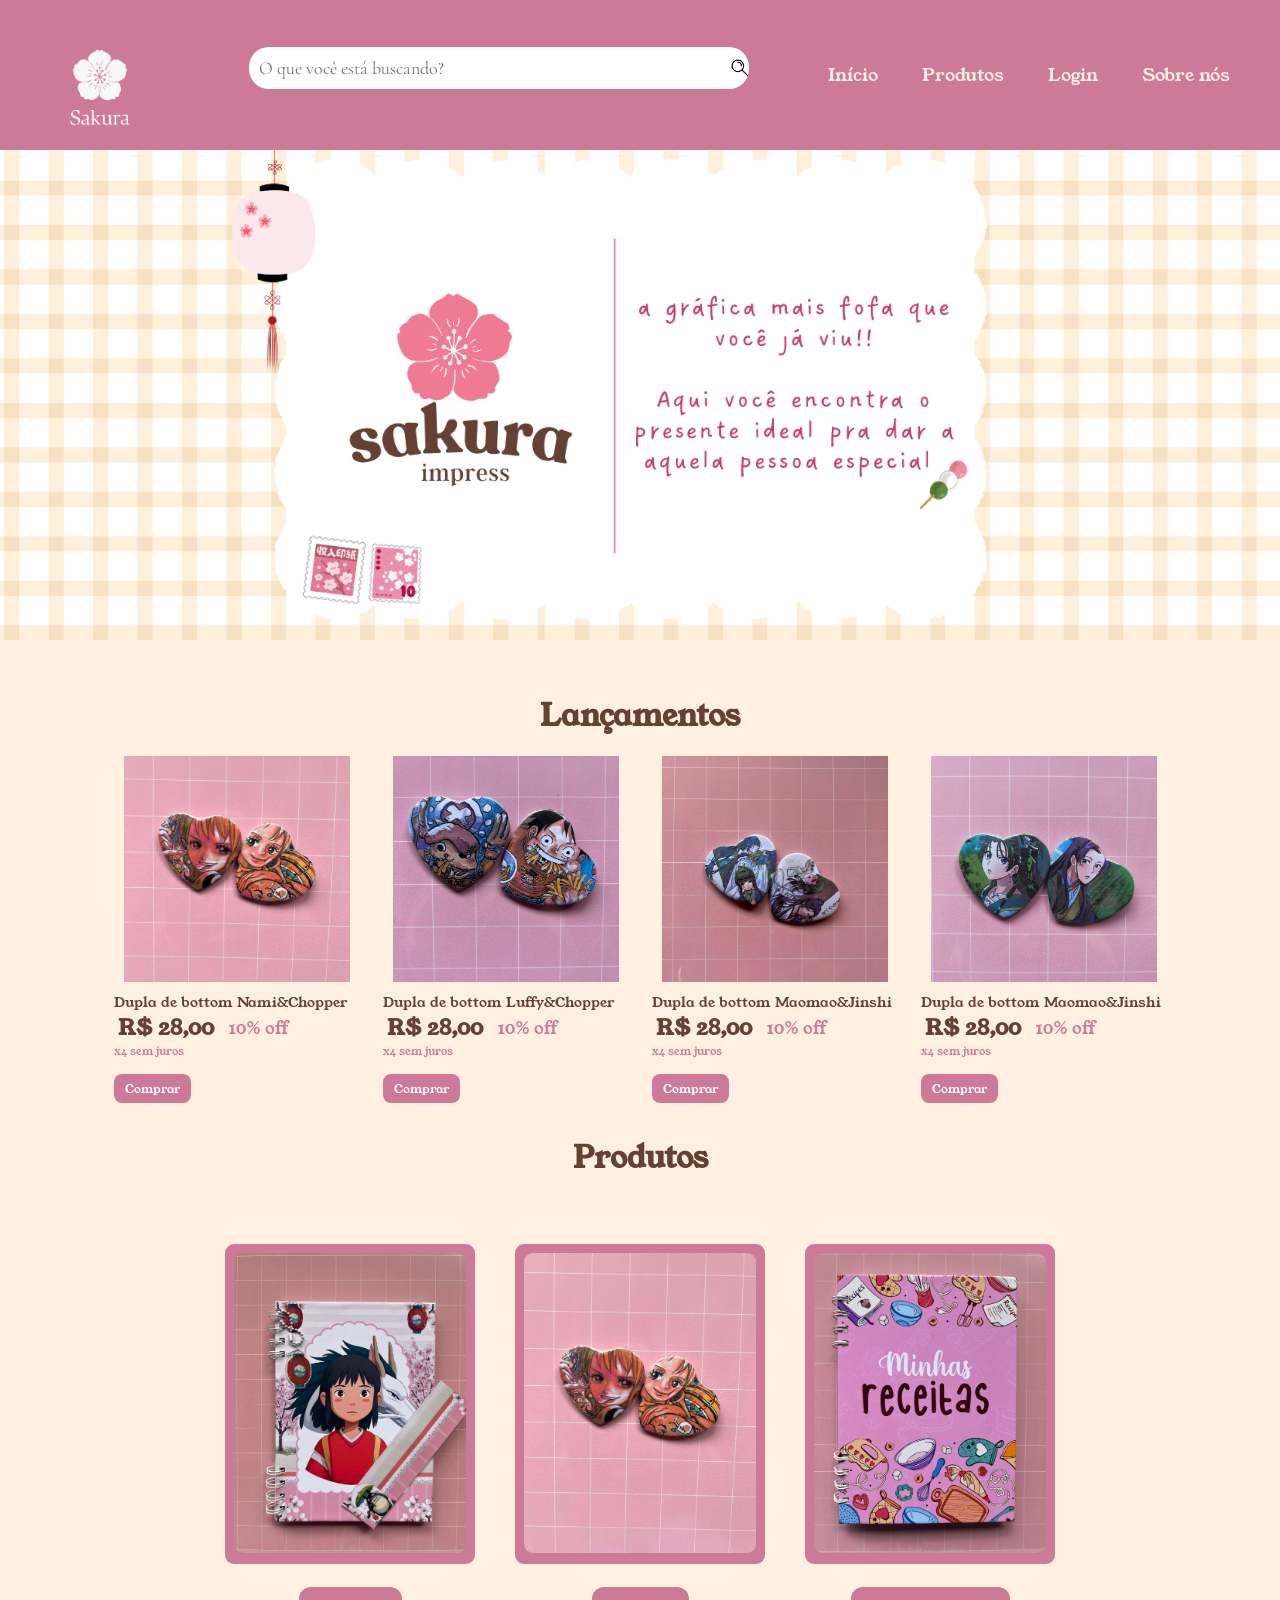
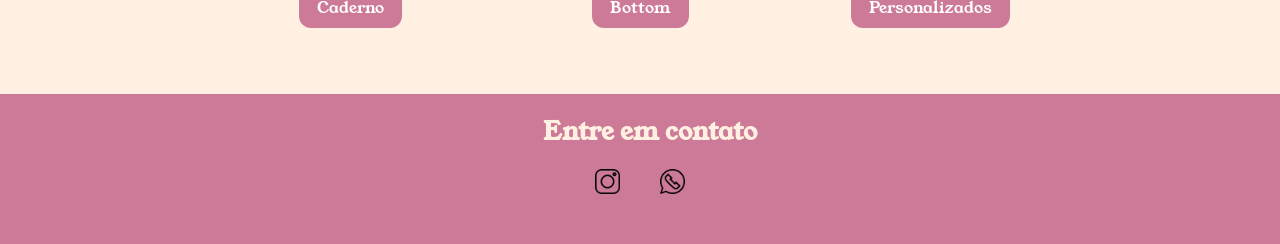
<file: index.html>
<!DOCTYPE html>
<html lang="pt-br">

<head>
    <meta charset="UTF-8">
    <meta name="viewport" content="width=device-width, initial-scale=1.0">
    <title>Sakura</title>   
    <link rel="stylesheet" href="./style.css">
    <link rel="stylesheet" href="footer.css">
</head>

<body>
    <header>
        <div class="menu">
            <img id="logo" src="./Imagem/Sakura (1).png" alt="logo">
            <form class="busca">
                <input type="text" placeholder="O que você está buscando?">
            </form>

            <nav>
                <a href="./index.html">Início</a>
                <a href="./produtos.html">Produtos</a>
                <a href="./login.html">Login</a>
                <a href="./sobrenos.html">Sobre nós</a>
            </nav>
        </div>
    </header>
    <main>
        <div class="banner">
            <img src="./Imagem/BANNER.png" alt="Capa da página">
        </div>
        <section id="lancamentos">
             <h2>Lançamentos</h2>
           <article class="prod_novos" >
                <img src="./Imagem/Bottom_nami.jpeg">
                <p class="descricao">Dupla de bottom Nami&Chopper</p>
                <div class="linha_preço">
                <p class="preco">R$ 28,00</p>
                <p class="desconto">10% off</p>
                </div>
                <p class="parcela">x4 sem juros</p>
                <a href="./produtos.html"><button>Comprar</button></a>
            </article>
            <article class="prod_novos" >
                <img src="./Imagem/Bottom_luffy.jpeg">
                <p class="descricao">Dupla de bottom Luffy&Chopper </p>
                <div class="linha_preço">
                <p class="preco">R$ 28,00</p>
                <p class="desconto">10% off</p>
                </div>
                <p class="parcela">x4 sem juros</p>
                <a href="./produtos.html"><button>Comprar</button></a>
            </article>
            <article class="prod_novos" >
                <img src="./Imagem/Bottom_maomaoDOIS.jpeg">
                <p class="descricao">Dupla de bottom Maomao&Jinshi</p>
                <div class="linha_preço">
                <p class="preco">R$ 28,00</p>
                <p class="desconto">10% off</p>
                </div>
                <p class="parcela">x4 sem juros</p>
                <a href="./produtos.html"><button>Comprar</button></a>
            </article>
             <article class="prod_novos" >
                <img src="./Imagem/bottom_maoamaoUM.jpeg">
                <p class="descricao">Dupla de bottom Maomao&Jinshi</p>
                <div class="linha_preço">
                <p class="preco">R$ 28,00</p>
                <p class="desconto">10% off</p>
                </div>
                <p class="parcela">x4 sem juros</p>
                <a href="./produtos.html"><button>Comprar</button></a>
            </article>
        </section>
        <section class="produtos">
            <h2> Produtos</h2>
        </section>
        <section id="secao">
            <article class="card">
                <img src="./Imagem/Caderno_ghibli.jpeg">
                <br>
                <br>
                <a href="./produtos.html"><button>Caderno</button></a>
            </article>
            <article class="card">
                <img src="./Imagem/Bottom_nami.jpeg">
                <br>
                <br>
                <a href="./produtos.html"><button>Bottom</button></a>
            </article>
            <article class="card">
                <img src="./Imagem/Caderno_receitas.jpeg">
                <br>
                <br>
                <a href="./produtos.html"><button>Personalizados</button></a>
            </article>
        </section>
        <br>
        <br>
        <br>
        <br>
        <br>
    </main>
    <footer>
        <h3> Entre em contato</h3>
        <article id="redesociais">
            <a href="https://www.instagram.com/sakura.personaliz4?igsh=MWRleGdsendzNW41OQ==" target="_blank"><img class="rede" src="./Imagem/instagram.png" alt="Instagram"></a>
            <img class="rede" src="./Imagem/whatsapp.png" alt="Whatsapp">
        </article>
    </footer>
</body>

</html>
</file>
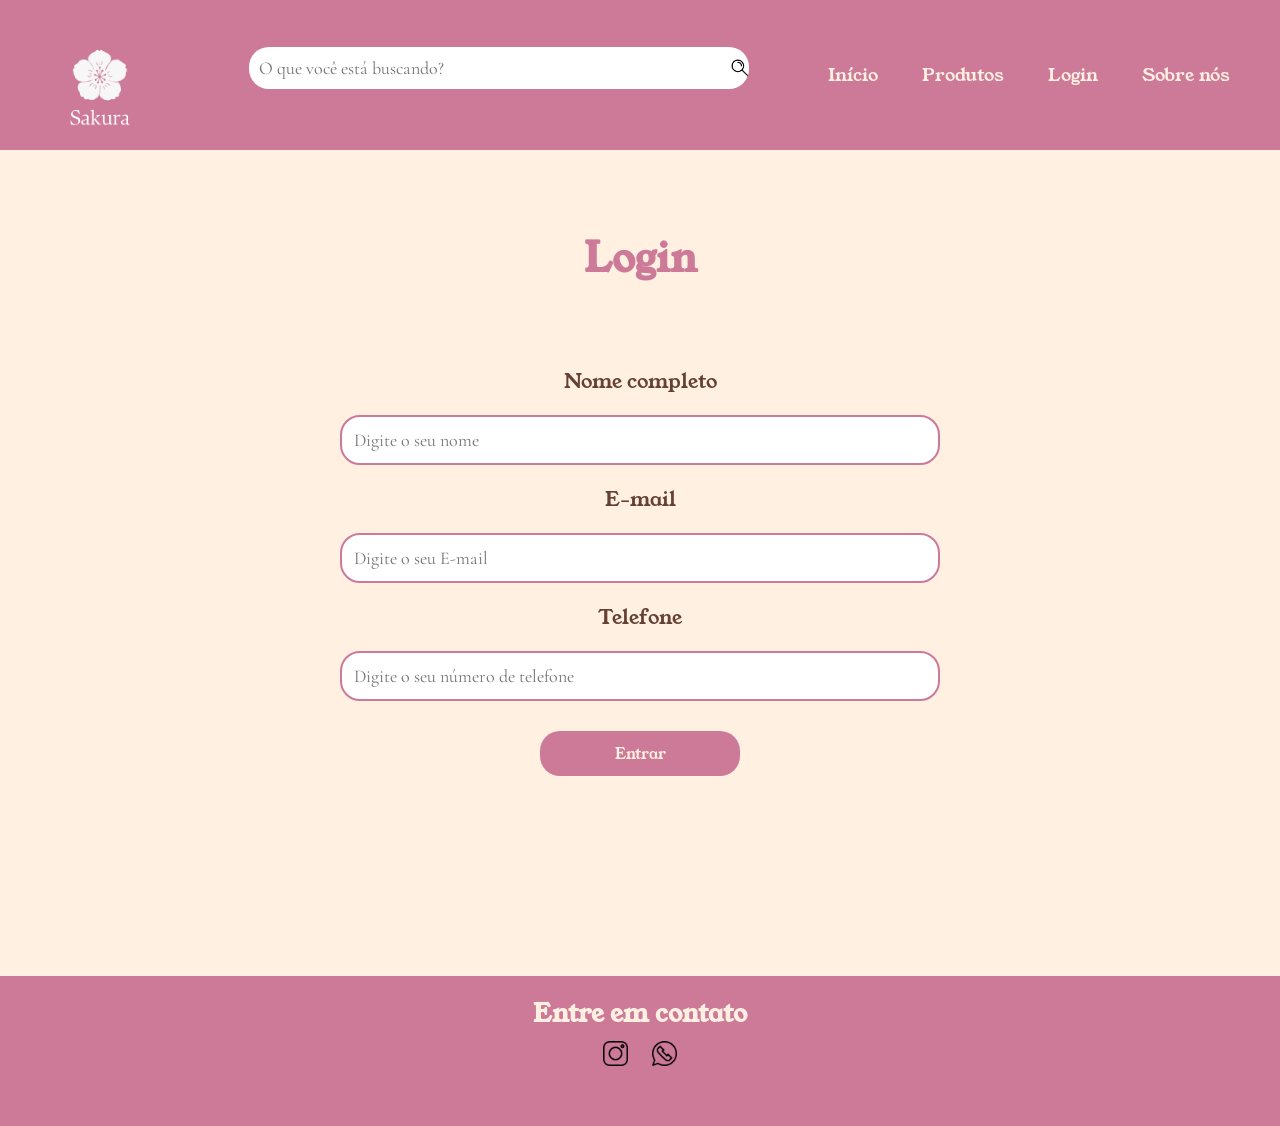
<file: login.html>
<!DOCTYPE html>
<html lang="pt-br">

<head>
    <meta charset="UTF-8">
    <meta name="viewport" content="width=device-width, initial-scale=1.0">
    <title>Sakura</title>
    <link rel="stylesheet" href="./login.css">
</head>

<body>
    <header>
        <div class="menu">
            <img id="logo" src="./Imagem/Sakura (1).png" alt="logo">
            <form class="busca">
                <input type="text" placeholder="O que você está buscando?">
            </form>

            <nav>
                <a href="./index.html">Início</a>
                <a href="./produtos.html">Produtos</a>
                <a href="./login.html"> Login</a>
                <a href="./sobrenos.html">Sobre nós</a>
            </nav>
        </div>
    </header>
    <main>
        <section>
            <h1>Login</h1>
            <form class="dados">
                <label>Nome completo</label>
                <input type="text" placeholder="Digite o seu nome">
                <label>E-mail</label>
                <input type="text" placeholder="Digite o seu E-mail">
                <label>Telefone</label>
                <input type="text" placeholder="Digite o seu número de telefone">
                <button type="submit">Entrar</button>
            </form>
        </section>

    </main>
    <footer>
        <h2> Entre em contato</h2>
        <article>
            <a href="https://www.instagram.com/sakura.personaliz4?igsh=MWRleGdsendzNW41OQ==" target="_blank"><img
                    class="rede" src="./Imagem/instagram.png" alt="Instagram"></a>
            <img class="rede" src="./Imagem/whatsapp.png" alt="Whatsapp">
        </article>
    </footer>
</body>
    </html>
</file>
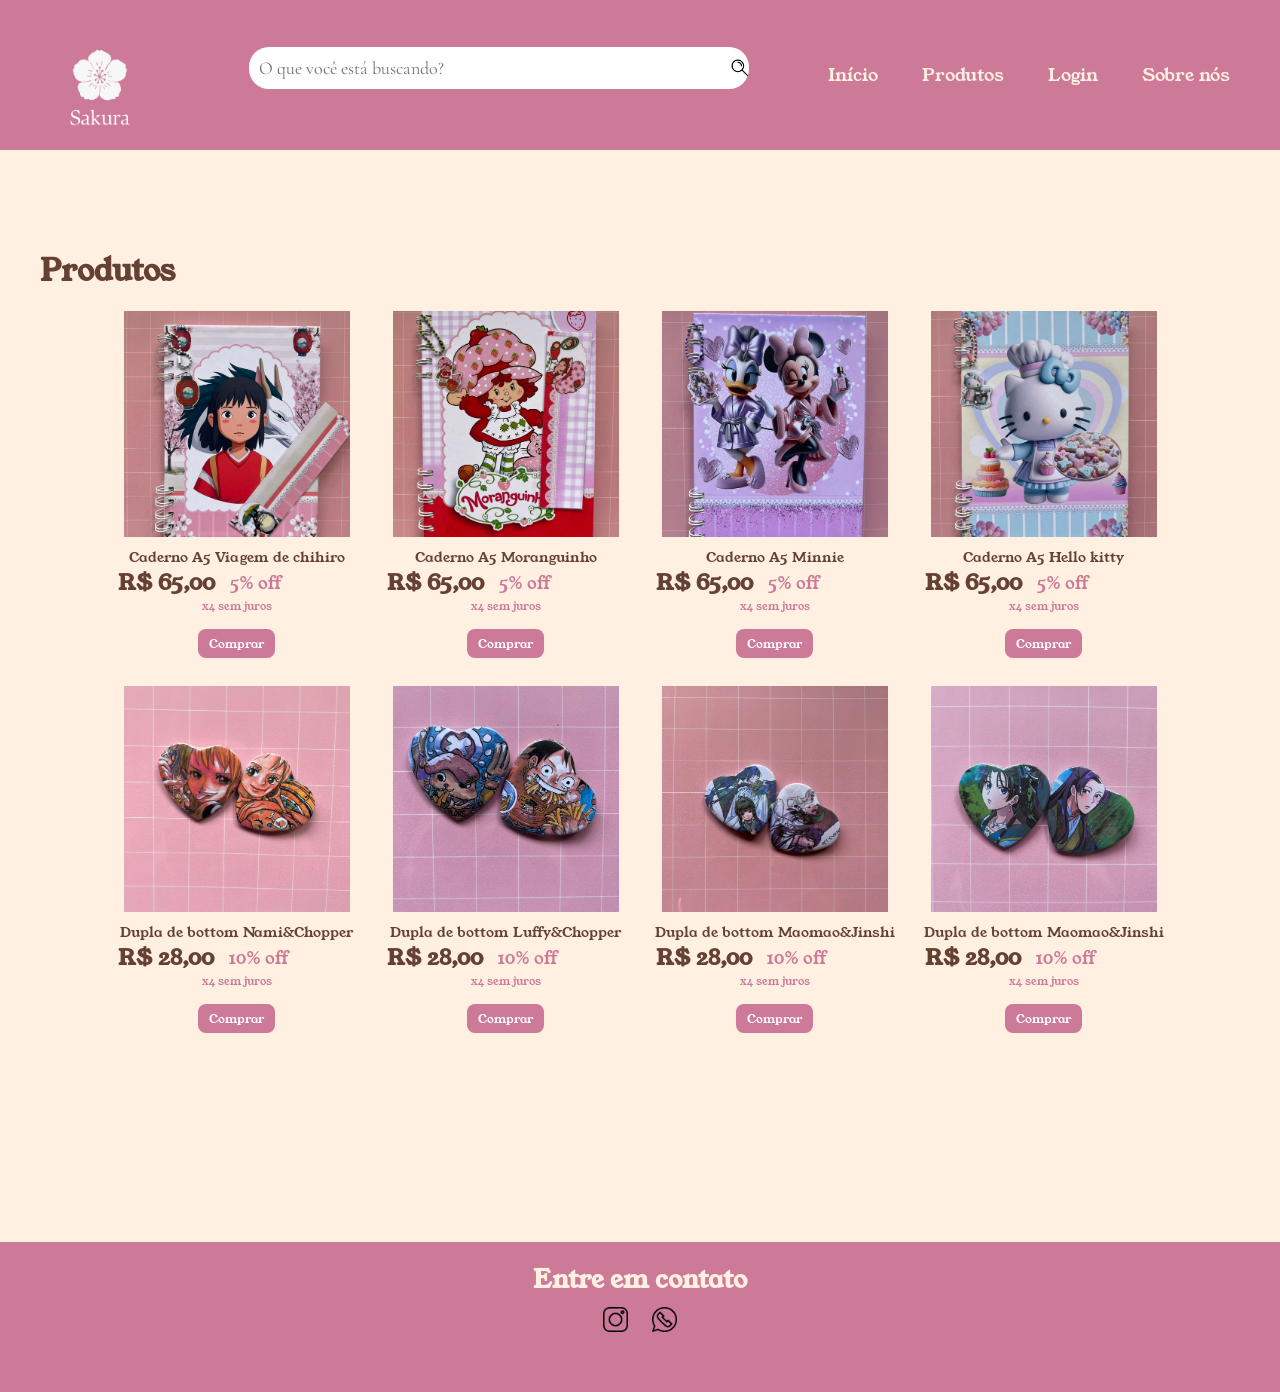
<file: produtos.html>
<!DOCTYPE html>
<html lang="pt-br">

<head>
    <meta charset="UTF-8">
    <meta name="viewport" content="width=device-width, initial-scale=1.0">
    <title>Sakura</title>
    <link rel="stylesheet" href="produtos.css">
</head>

<body>
    <header>
        <div class="menu">
            <img id="logo" src="./Imagem/Sakura (1).png" alt="logo">
            <form class="busca">
                <input type="text" placeholder="O que você está buscando?">
            </form>

            <nav>
                <a href="./index.html">Início</a>
                <a href="./produtos.html">Produtos</a>
                <a href="./login.html">Login</a>
                <a href="./sobrenos.html">Sobre nós</a>
            </nav>
        </div>
    </header>

    <section id="Secao_um">
             <h2>Produtos</h2>
           <article class="barra_produtos" >
                <img src="./Imagem/Caderno_ghibli.jpeg">
                <p class="descricao">Caderno A5 Viagem de chihiro</p>
                <div class="linha_preço">
                <p class="preco">R$ 65,00</p>
                <p class="desconto">5% off</p>
                </div>
                <p class="parcela">x4 sem juros</p>
                <button>Comprar</button>
            </article>
            <article class="barra_produtos" >
                <img src="./Imagem/Caderno_moranguinho.jpeg">
                <p class="descricao">Caderno A5 Moranguinho</p>
                <div class="linha_preço">
                <p class="preco">R$ 65,00</p>
                <p class="desconto">5% off</p>
                </div>
                <p class="parcela">x4 sem juros</p>
                <button>Comprar</button>
            </article>
            <article class="barra_produtos" >
                <img src="./Imagem/Caderno_minnie.jpeg">
                <p class="descricao">Caderno A5 Minnie</p>
                <div class="linha_preço">
                <p class="preco">R$ 65,00</p>
                <p class="desconto">5% off</p>
                </div>
                <p class="parcela">x4 sem juros</p>
                <button>Comprar</button>
            </article>
             <article class="barra_produtos" >
                <img src="./Imagem/Caderno_helloKitty.jpeg">
                <p class="descricao">Caderno A5 Hello kitty</p>
                <div class="linha_preço">
                <p class="preco">R$ 65,00</p>
                <p class="desconto">5% off</p>
                </div>
                <p class="parcela">x4 sem juros</p>
                <button>Comprar</button>
            </article>
            <section id="Secao_dois">
           <article class="barra_produtos" >
                <img src="./Imagem/Bottom_nami.jpeg">
                <p class="descricao">Dupla de bottom Nami&Chopper</p>
                <div class="linha_preço">
                <p class="preco">R$ 28,00</p>
                <p class="desconto">10% off</p>
                </div>
                <p class="parcela">x4 sem juros</p>
                <button>Comprar</button>
            </article>
            <article class="barra_produtos" >
                <img src="./Imagem/Bottom_luffy.jpeg">
                <p class="descricao">Dupla de bottom Luffy&Chopper </p>
                <div class="linha_preço">
                <p class="preco">R$ 28,00</p>
                <p class="desconto">10% off</p>
                </div>
                <p class="parcela">x4 sem juros</p>
                <button>Comprar</button>
            </article>
            <article class="barra_produtos" >
                <img src="./Imagem/Bottom_maomaoDOIS.jpeg">
                <p class="descricao">Dupla de bottom Maomao&Jinshi</p>
                <div class="linha_preço">
                <p class="preco">R$ 28,00</p>
                <p class="desconto">10% off</p>
                </div>
                <p class="parcela">x4 sem juros</p>
                <button>Comprar</button>
            </article>
             <article class="barra_produtos" >
                <img src="./Imagem/bottom_maoamaoUM.jpeg">
                <p class="descricao">Dupla de bottom Maomao&Jinshi</p>
                <div class="linha_preço">
                <p class="preco">R$ 28,00</p>
                <p class="desconto">10% off</p>
                </div>
                <p class="parcela">x4 sem juros</p>
                <button>Comprar</button>
            </article>
        </section>
        </section>

    <footer>
        <h2 id="contato"> Entre em contato</h2>
        <article>
            <a href="https://www.instagram.com/sakura.personaliz4?igsh=MWRleGdsendzNW41OQ==" target="_blank"><img
                    class="rede" src="./Imagem/instagram.png" alt="Instagram"></a>
            <img class="rede" src="./Imagem/whatsapp.png" alt="Whatsapp">
        </article>
    </footer>
</body>
    </html>
</file>
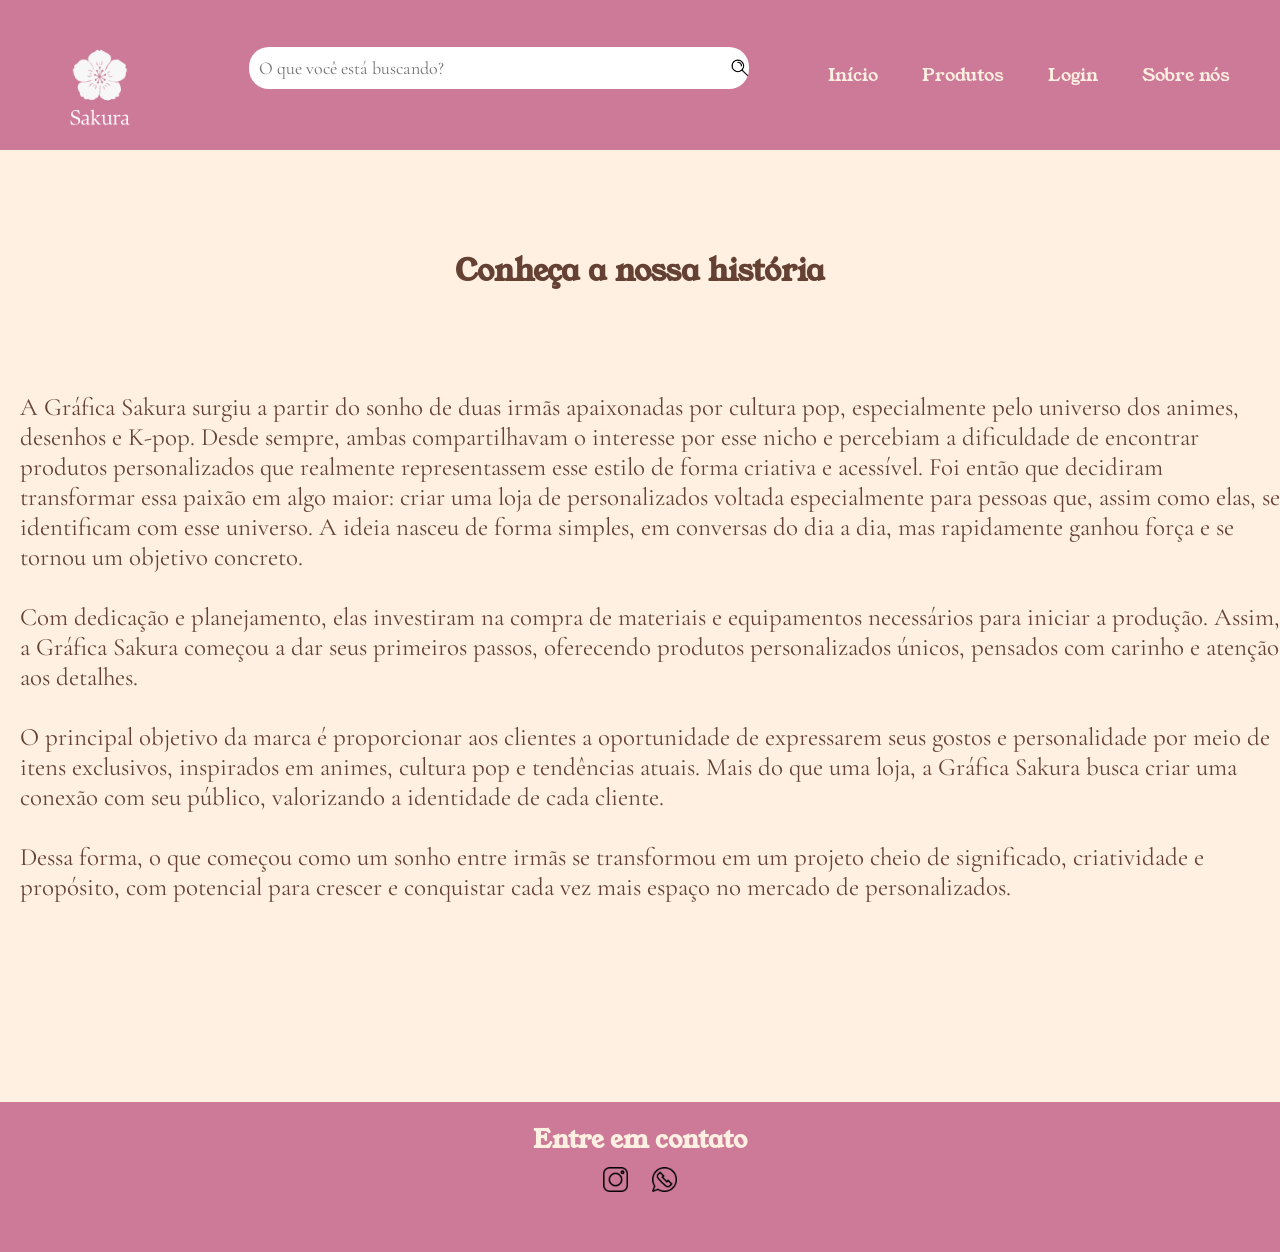
<file: sobrenos.html>
<!DOCTYPE html>
<html lang="pt-br">

<head>
    <meta charset="UTF-8">
    <meta name="viewport" content="width=device-width, initial-scale=1.0">
    <title>Sakura</title>
    <link rel="stylesheet" href="sobrenos.css">
</head>

<body>
    <header>
        <div class="menu">
           <img id="logo" src="./Imagem/Sakura (1).png" alt="logo">
            <form class="busca">
                <input type="text" placeholder="O que você está buscando?">
            </form>

            <nav>
                <a href="./index.html">Início</a>
                <a href="./produtos.html">Produtos</a>
                <a href="./login.html">Login</a>
                <a href="./sobrenos.html">Sobre nós</a>
            </nav>
        </div>
    </header>

    <section>
        <article>
            <h2 class="historia"> Conheça a nossa história</h2>
            <p>A Gráfica Sakura surgiu a partir do sonho de duas irmãs apaixonadas por cultura pop, especialmente pelo
                universo dos animes, desenhos e K-pop. Desde sempre, ambas compartilhavam o interesse por esse nicho e
                percebiam a dificuldade de encontrar produtos personalizados que realmente representassem esse estilo de
                forma criativa e acessível.

                Foi então que decidiram transformar essa paixão em algo maior: criar uma loja de personalizados voltada
                especialmente para pessoas que, assim como elas, se identificam com esse universo. A ideia nasceu de
                forma simples, em conversas do dia a dia, mas rapidamente ganhou força e se tornou um objetivo concreto.
                <br>
                <br>
                Com dedicação e planejamento, elas investiram na compra de materiais e equipamentos necessários para
                iniciar a produção. Assim, a Gráfica Sakura começou a dar seus primeiros passos, oferecendo produtos
                personalizados únicos, pensados com carinho e atenção aos detalhes.
                <br>
                <br>
                O principal objetivo da marca é proporcionar aos clientes a oportunidade de expressarem seus gostos e
                personalidade por meio de itens exclusivos, inspirados em animes, cultura pop e tendências atuais. Mais
                do que uma loja, a Gráfica Sakura busca criar uma conexão com seu público, valorizando a identidade de
                cada cliente.
                <br>
                <br>
                Dessa forma, o que começou como um sonho entre irmãs se transformou em um projeto cheio de significado,
                criatividade e propósito, com potencial para crescer e conquistar cada vez mais espaço no mercado de
                personalizados.
            </p>
        </article>
    </section>

    <footer>
        <h2> Entre em contato</h2>
        <article>
            <a href="https://www.instagram.com/sakura.personaliz4?igsh=MWRleGdsendzNW41OQ==" target="_blank"><img
                    class="rede" src="./Imagem/instagram.png" alt="Instagram"></a>
            <img class="rede" src="./Imagem/whatsapp.png" alt="Whatsapp">
        </article>
    </footer>
</body>
    </html>
</file>
<file: style.css>
@import url('https://fonts.googleapis.com/css2?family=Young+Serif&display=swap');
@import url('https://fonts.googleapis.com/css2?family=Cormorant+Garamond:ital,wght@0,300..700;1,300..700&family=Young+Serif&display=swap');
/*marrom: #654133 rosa: #CD7A98 creme:#FFF0E1*/

* {
    box-sizing: border-box;
    margin: 0%;
    padding: 0%;
  }
  
  body {
    background-color: rgb(255, 240, 225);

  }



 .banner{
      width: 100%;
      height: 400px;
      
    }

  .banner img{
    object-fit: cover;
    display: block;
    margin: 0%;
  }

  #logo { /*Imagens do meu rodapé*/
  width: 140px;
  /* Ajusta a largura */
  height: auto;
  /* Mantém a proporção da imagem para não amassar */
  margin-right: 20px;
  /* Dá um espaço entre a logo e a barra de busca *//
}
  
  .menu {
    display: flex; /*serve para centralizar os elementos*/
    background-color: rgb(205, 122, 152);
    width: 100%; /*Esse aqui serve para ocupar toda a largura da minha tela*/
    height: 150px; /*Serve para a altura*/
    justify-content: space-around;/* Alinha os itens horizontalmente com espaço entre eles */
    align-items: center; /* Alinha os itens verticalmente ao centro */
  }
  
  h2{
    font-family: "Young Serif", serif;
    color: #654133;
  }
  h3{
    font-family: "Cormorant Garamond", serif;
    color: rgb(101, 65, 51);
    padding-left: 20px;
  }
  h4{
    font-family: "Cormorant Garamond", serif;
    color: white;
  }
  .busca input {
    width: 500px; 
    padding: 10px;
    border-radius: 20px;
    border: none;
    margin-bottom: 15px;
    background-image: url(./Imagem/Lupa.png);
    background-size: 18px;
    background-position: right;
    background-repeat: no-repeat;
    font-family: "Cormorant Garamond", serif;
    font-size: 18px;
  }
  
  nav a {
    text-decoration: none;
    color: rgb(255, 240, 225);
    margin: 20px;
    font-family: "Young Serif", serif;
    font-size: 18px;
  }
  
  .banner{
    width: 100%;
    height: 520px;
    margin: 0%;
  }

  .banner img {
    width: 100%;
    height: 490px;
    display: block;
    object-fit: cover;
  }

  #lancamentos{
   color: rgb(205, 122, 152);
    text-align: center;
    margin: 25px;
    font-size: 20px;
  }

  .prod_novos{
    display: inline-block;
    font-size: 20px;
    text-align: left;
    padding: 9px;
  }
  .prod_novos img{
    display: flex;
    height: 246px;
    width: 246px;
    padding: 10px;
    object-fit: cover;
  }

  .prod_novos:hover img{
    transform: scale(1.03);
    transition: 0.6s;
  }

  .descricao{
    font-family:"Young Serif", serif;
    font-size: 14px;
    color: #654133;
  }

  .linha_preço{
    display: flex;
    align-items: center;
  }

  .preco{
    font-family:"Young Serif", serif;
    font-weight: bold;
    font-size: 22px;
    color: #654133;
    margin-left: 4px;
  }

.desconto{
    font-family:"Young Serif", serif;
    font-size:17px;
    color:rgb(205, 122, 152);
    margin-left: 15px;
  }

  .parcela{
    font-family:"Young Serif", serif;
    font-size: 11px;
    color:rgb(205, 122, 152);
  }
  .produtos {
    color: rgb(205, 122, 152);
    text-align: center;
    margin: 25px;
    font-size: 20px;
  }

  .prod_novos button{
    background-color: rgb(205, 122, 152);
    color: white;
    font-family:  "Young Serif", serif;
    font-size: 12px;
    border: none;
    margin-top: 15px;
    padding: 6px 11px;
    border-radius: 8px;
  }
  
  .card {
    display: flex;
    background-color: rgb(205, 122, 152);
    width: 250px;
    height: 320px;
    padding: 9px;
    border-radius: 9px;
    color: rgb(255, 240, 225);
    flex-direction: column;
    margin: 20px;
    align-items: center;
    justify-content: space-between;
  }

  .card:hover img{
    transform: scale(1.06);
    transition: 0.3s;
  }
  
  .card img {
    width: 100%;
    height: 300px;
    border-radius: 9px;
    object-fit: cover;
  }

  #secao button{
    background-color: rgb(205, 122, 152);
    color: white;
    font-family:  "Young Serif", serif;
    font-size: 16px;
    border: none;
    padding: 9px 18px;
    border-radius: 12px;
  }


  #secao {
    display: flex;
    justify-content: center;
    padding: 20px;
    font-size: 15px;
  }
  
  footer {
    display: flex;
    flex-direction: column;
    background-color: rgb(205, 122, 152);
    width: 100%;
    height: 150px;
    font-size: 20px;
  }
  
  .direitos {
    color: rgb(255, 240, 225);
    margin: 25px;
    font-size: 13px;
  }

  footer img{
    width: 25px;
    object-fit: cover;

  }
</file>
<file: footer.css>
@import url('https://fonts.googleapis.com/css2?family=Young+Serif&display=swap');
@import url('https://fonts.googleapis.com/css2?family=Cormorant+Garamond:ital,wght@0,300..700;1,300..700&family=Young+Serif&display=swap');
/*marrom: #654133 rosa: #CD7A98 creme:#FFF0E1*/



h3 {
  font-family: "Young Serif", serif;
  color: rgb(255, 240, 225);
  font-size: 25px;
  margin-top: 20px;
  text-align: center;
}

#redesociais {
  display: flex;
  flex-direction: row;
  align-items: center;
  justify-content: center;
}

.rede {
  width: 25px;
  display: block;
  object-fit: cover;
  margin: 20px;
}
</file>
<file: login.css>
@import url('https://fonts.googleapis.com/css2?family=Young+Serif&display=swap');
@import url('https://fonts.googleapis.com/css2?family=Cormorant+Garamond:ital,wght@0,300..700;1,300..700&family=Young+Serif&display=swap');
/*marrom: #654133 rosa: #CD7A98 creme:#FFF0E1*/

* {
  box-sizing: border-box; /* serve para incluir o padding e a borda dentro da largura total do elemento */
  margin: 0%; /* serve para remover a margem padrão dos elementos */
  padding: 0%; /* serve para remover o preenchimento padrão dos elementos */
}

body {
  background-color: rgb(255, 240, 225); /* serve para definir a cor de fundo da página */

}

img { /* serve para definir as propriedades das imagens */
  width: 140px;  /* Define a largura da imagem */
  /* Ajuste a largura */
  height: auto;
  /* Mantém a proporção da imagem para não amassar */
  margin-right: 20px;
  /* Dá um espaço entre a logo e a barra de busca */
}

.menu {
  display: flex;
  /*serve para centralizar os elementos*/
  background-color: rgb(205, 122, 152);
  width: 100%;
  /*Esse aqui serve para ocupar toda a largura da minha tela*/
  height: 150px;
  /*Serve para a altura*/
  justify-content: space-around;
  /* Alinha os itens horizontalmente com espaço entre eles */
  align-items: center;
  /* Alinha os itens verticalmente ao centro */
  font-family: "Young Serif", serif;
}

h1 {
  color: rgb(205, 122, 152);
  text-align: center; /* esse aqui serve para centralizar o texto*/
  margin: 80px; /* serve para criar um espaço externo ao redor do elemento */
  font-size: 40px; /* serve para definir o tamanho da fonte do texto */
  font-family: "Young Serif", serif; /* serve para definir a fonte do texto */
}



.busca input {
  width: 500px; /* serve para ajeitar a minha largura*/
  padding: 10px; /* é o meu espaço interno do meu elemento */
  border-radius: 20px; /*raio da borda do elemento do meu site*/
  border: none; /*serve para remover o sublinhado*/
  margin-bottom: 15px; /*serve para criar espaços externo abaixo do elemento*/
  background-image: url(./Imagem/Lupa.png); /*serve para colocar a imagem de fundo no meu input*/
  background-size: 18px;  /*serve para definir o tamanho da imagem de fundo*/
  background-position: right; /*serve para posicionar a imagem de fundo à direita do input*/
  background-repeat: no-repeat; /*serve para evitar que a imagem de fundo se repita*/
  font-family: "Cormorant Garamond", serif; 
  font-size: 18px; /* serve para definir o tamanho da fonte do texto dentro do input */
}

nav a {
  text-decoration: none; /* serve para remover o sublinhado dos links */
  color: rgb(255, 240, 225);
  margin: 20px;  /* serve para criar um espaço externo ao redor dos links */
  font-size: 18px; /* serve para definir o tamanho da fonte dos links */
}

label {
  color: rgb(101, 65, 51);
  font-size: 20px; /* serve para definir o tamanho da fonte do texto */
  font-family: "Young Serif", serif;
}

.dados {
  display: flex; /* serve para organizar os elementos em um layout flexível */
  flex-direction: column;  /* serve para organizar os elementos em uma coluna */
  align-items: center; /* serve para centralizar os elementos horizontalmente */
  width: 100%; /* serve para ocupar toda a largura disponível */
}

.dados input {
  width: 600px; /* serve para definir a largura dos campos de entrada */
  min-height: 25px;  /* serve para definir a altura mínima dos campos de entrada */
  padding: 12px; /* serve para criar um espaço interno ao redor do conteúdo dos campos de entrada */
  border-radius: 20px; /* serve para criar bordas arredondadas nos campos de entrada */
  margin: 20px; /* serve para criar um espaço externo ao redor dos campos de entrada */
  border: 2px solid rgb(205, 122, 152);
  outline: none; /* serve para remover a borda de foco padrão dos campos de entrada */
  font-family: "Cormorant Garamond", serif;
  font-size: 18px; /* serve para definir o tamanho da fonte do texto dentro dos campos de entrada */
}

.dados button{ /* serve para definir as propriedades do botão de login */
  width: 200px; /* serve para definir a largura do botão de login */
  padding: 12px; /* serve para criar um espaço interno ao redor do conteúdo do botão de login */
  background-color: rgb(205, 122, 152);
  color: rgb(255, 240, 225);
  border: none; /* serve para remover a borda do botão de login */
  border-radius: 20px; /* serve para criar bordas arredondadas no botão de login */
  margin-top: 10px; /* serve para criar um espaço externo acima do botão de login */
  font-family: "Young Serif", serif;
  font-size: 15px; /* serve para definir o tamanho da fonte do texto dentro do botão de login */
}

footer {
  display: flex;
  flex-direction: column;
  background-color: rgb(205, 122, 152);
  width: 100%;
  height: 150px;
  margin-top: 200px;
  align-items: center;
}

footer img {
  width: 25px;
  object-fit: cover; /* serve para garantir que a imagem seja redimensionada corretamente sem distorção */
  margin: 10px;
}

h2 {
  font-family: "Young Serif", serif;
  color:rgb(255, 240, 225);
  font-size: 25px;
  margin-top: 20px; /* serve para criar um espaço externo acima do título */
}
</file>
<file: produtos.css>
@import url('https://fonts.googleapis.com/css2?family=Young+Serif&display=swap');
@import url('https://fonts.googleapis.com/css2?family=Cormorant+Garamond:ital,wght@0,300..700;1,300..700&family=Young+Serif&display=swap');
/*marrom: #654133 rosa: #CD7A98 creme:#FFF0E1*/



* {
  box-sizing: border-box;
  margin: 0%;
  padding: 0%;
}

body {
  background-color: rgb(255, 240, 225);
}


#logo { /*Imagens do meu rodapé*/
  width: 140px;
  /* Ajusta a largura */
  height: auto;
  /* Mantém a proporção da imagem para não amassar */
  margin-right: 20px;
  /* Dá um espaço entre a logo e a barra de busca *//
}

.menu {
  display: flex;
  /*serve para centralizar os elementos*/
  background-color: rgb(205, 122, 152);
  width: 100%;
  /*Esse aqui serve para ocupar toda a largura da minha tela*/
  height: 150px;
  /*Serve para a altura*/
  justify-content: space-around;
  /* Alinha os itens horizontalmente com espaço entre eles */
  align-items: center;
  /* Alinha os itens verticalmente ao centro */
  font-family: "Young Serif", serif;
}


.busca input {
  width: 500px;
  padding: 10px;
  border-radius: 20px;
  border: none;
  margin-bottom: 15px;
  background-image: url(./Imagem/Lupa.png);
  background-size: 18px;
  background-position: right;
  background-repeat: no-repeat;
  font-family: "Cormorant Garamond", serif;
  font-size: 18px;
}

nav a {
  text-decoration: none;
  color: rgb(255, 240, 225);
  margin: 20px;
  font-size: 18px;
}

footer {
  display: flex;
  flex-direction: column;
  background-color: rgb(205, 122, 152);
  width: 100%;
  height: 150px;
  margin-top: 200px;
  align-items: center;
}

footer img {
  width: 25px;
  object-fit: cover;
  margin: 10px;
}

#contato {
 font-family: "Young Serif", serif;
  color: #FFF0E1;
  font-size: 25px;
  margin-top: 20px;
}

 #Secao_um{
    color: #654133;
    text-align: center;
    margin-top: 100px;
    font-family: "Young Serif", serif;
    font-size: 20px;
  }
  #Secao_um h2{
    text-align: left;
    margin-left: 40px;
  }
  .barra_produtos{
    display: inline-block;
    font-size: 20px;
    padding: 9px;
  }
  .barra_produtos img{
    display: flex;
    height: 246px;
    width: 246px;
    padding: 10px;
    object-fit: cover;
  }

  .barra_produtos:hover img{
    transform: scale(1.03);
    transition: 0.6s;
  }

  .descricao{
    font-family:"Young Serif", serif;
    font-size: 14px;
    color: #654133;
  }

  .linha_preço{
    display: flex;
    align-items: center;
  }

  .preco{
    font-family:"Young Serif", serif;
    font-weight: bold;
    font-size: 22px;
    color: #654133;
    margin-left: 4px;
  }

.desconto{
    font-family:"Young Serif", serif;
    font-size:17px;
    color:rgb(205, 122, 152);
    margin-left: 15px;
  }

  .parcela{
    font-family:"Young Serif", serif;
    font-size: 11px;
    color:rgb(205, 122, 152);
  }

  .barra_produtos button{
    background-color: rgb(205, 122, 152);
    color: white;
    font-family:  "Young Serif", serif;
    font-size: 12px;
    border: none;
    margin-top: 15px;
    padding: 6px 11px;
    border-radius: 8px;
  }
</file>
<file: sobrenos.css>
@import url('https://fonts.googleapis.com/css2?family=Young+Serif&display=swap');
@import url('https://fonts.googleapis.com/css2?family=Cormorant+Garamond:ital,wght@0,300..700;1,300..700&family=Young+Serif&display=swap');
/*marrom: #654133 rosa: #CD7A98 creme:#FFF0E1*/



* {
  box-sizing: border-box;
  margin: 0%;
  padding: 0%;
}

body {
  background-color: rgb(255, 240, 225);
}


img { /*Imagens do meu rodapé*/
  width: 140px;
  /* Ajusta a largura */
  height: auto;
  /* Mantém a proporção da imagem para não amassar */
  margin-right: 20px;
  /* Dá um espaço entre a logo e a barra de busca *//
}

.historia {
  color: rgb(101, 65, 51);
  text-align: center;
  margin: 100px;
  font-size: 30px;
}

p {
  font-family: "Cormorant Garamond", serif;
  font-size: 25px;
  padding-left: 20px;
  color: rgb(101, 65, 51);
}

.menu {
  display: flex;
  /*serve para centralizar os elementos*/
  background-color: rgb(205, 122, 152);
  width: 100%;
  /*Esse aqui serve para ocupar toda a largura da minha tela*/
  height: 150px;
  /*Serve para a altura*/
  justify-content: space-around;
  /* Alinha os itens horizontalmente com espaço entre eles */
  align-items: center;
  /* Alinha os itens verticalmente ao centro */
  font-family: "Young Serif", serif;
}


.busca input {
  width: 500px; /* serve para ajeitar a minha largura*/
  padding: 10px; /* serve para criar um espaço interno ao redor do conteúdo do input */
  border-radius: 20px; /* serve para criar bordas arredondadas no input */
  border: none; /* serve para remover a borda do input */
  margin-bottom: 15px; /* serve para criar um espaço externo abaixo do input */
  background-image: url(./Imagem/Lupa.png);
  background-size: 18px;
  background-position: right; /* serve para posicionar a imagem de fundo à direita do input */
  background-repeat: no-repeat; /* serve para evitar que a imagem de fundo se repita */
  font-family: "Cormorant Garamond", serif;
  font-size: 18px;
}

nav a {
  text-decoration: none;
  color: rgb(255, 240, 225);
  margin: 20px;
  font-size: 18px;
}

footer {
  display: flex;
  flex-direction: column;
  background-color: rgb(205, 122, 152);
  width: 100%;
  height: 150px;
  margin-top: 200px;
  align-items: center;
}

footer img {
  width: 25px;
  object-fit: cover;
  margin: 10px;
}

h2 {
  font-family: "Young Serif", serif;
  color: rgb(255, 240, 225);
  font-size: 25px;
  margin-top: 20px;
}
</file>
